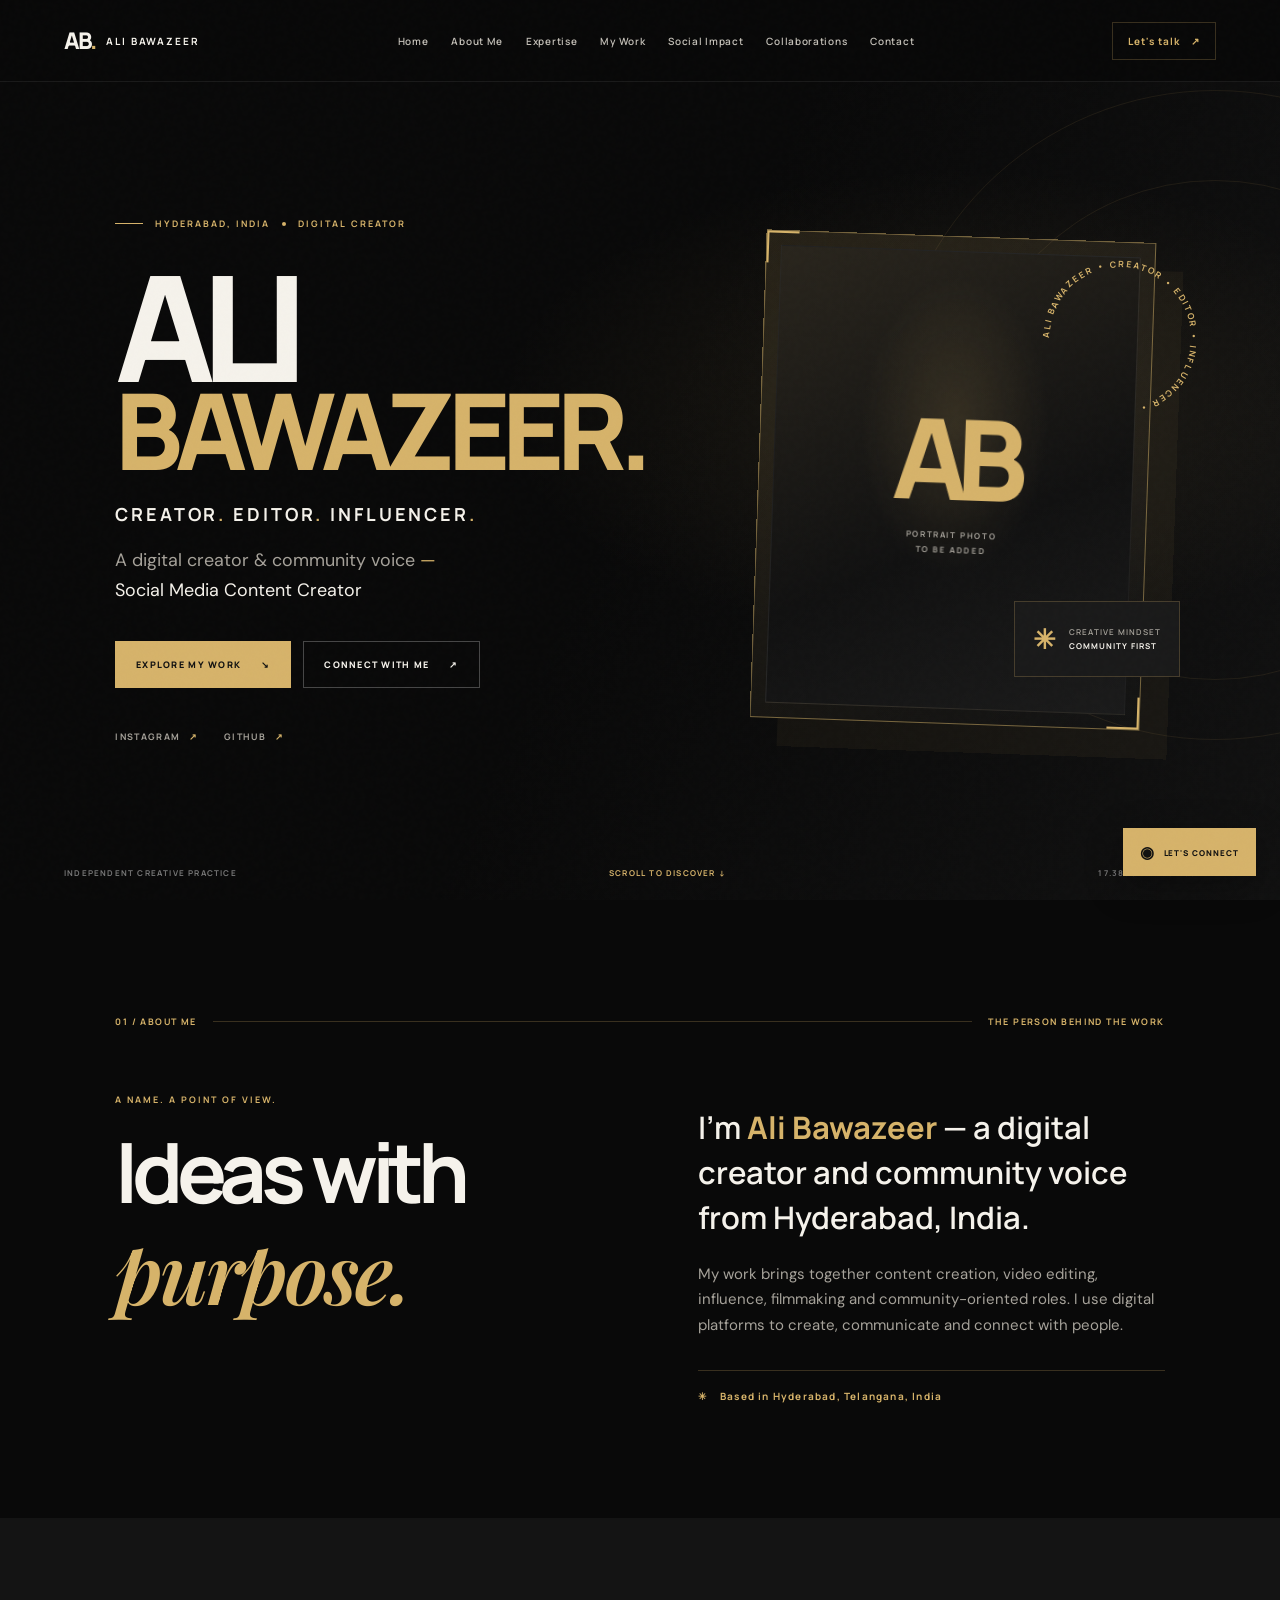
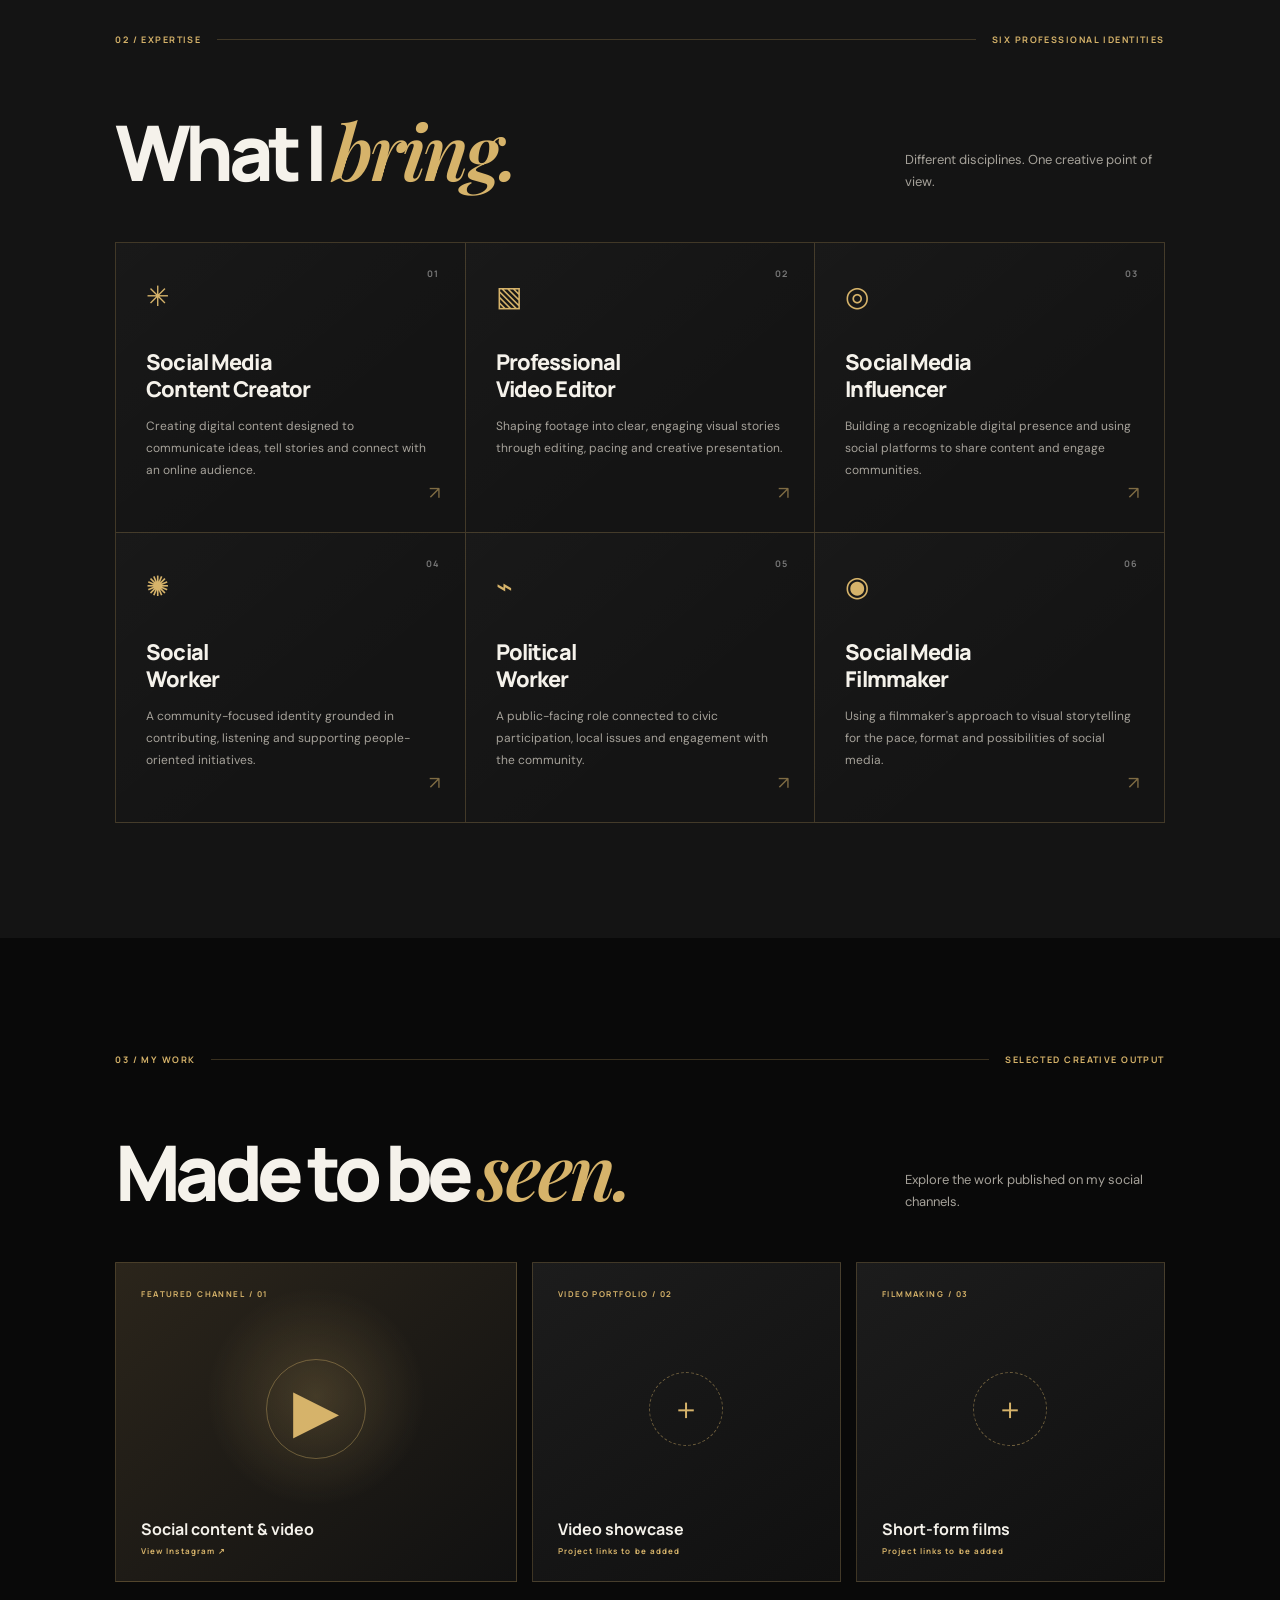
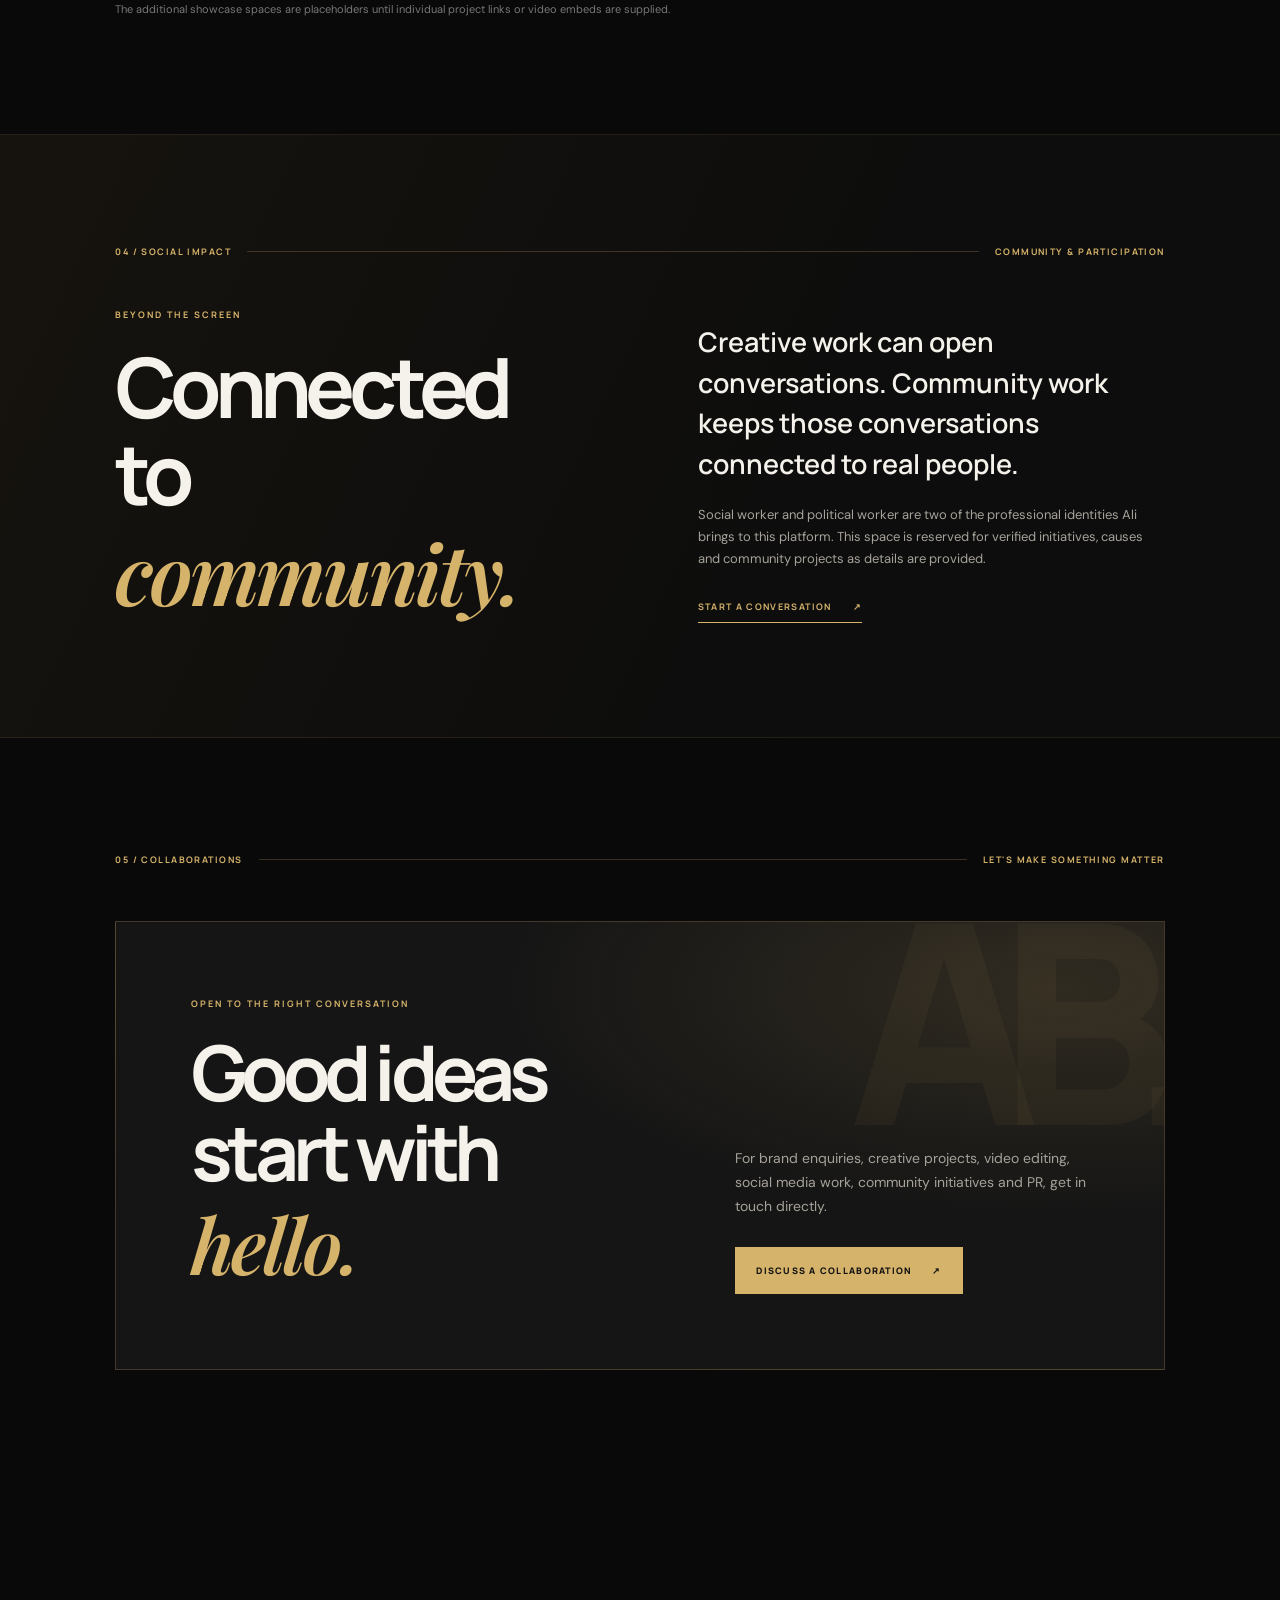
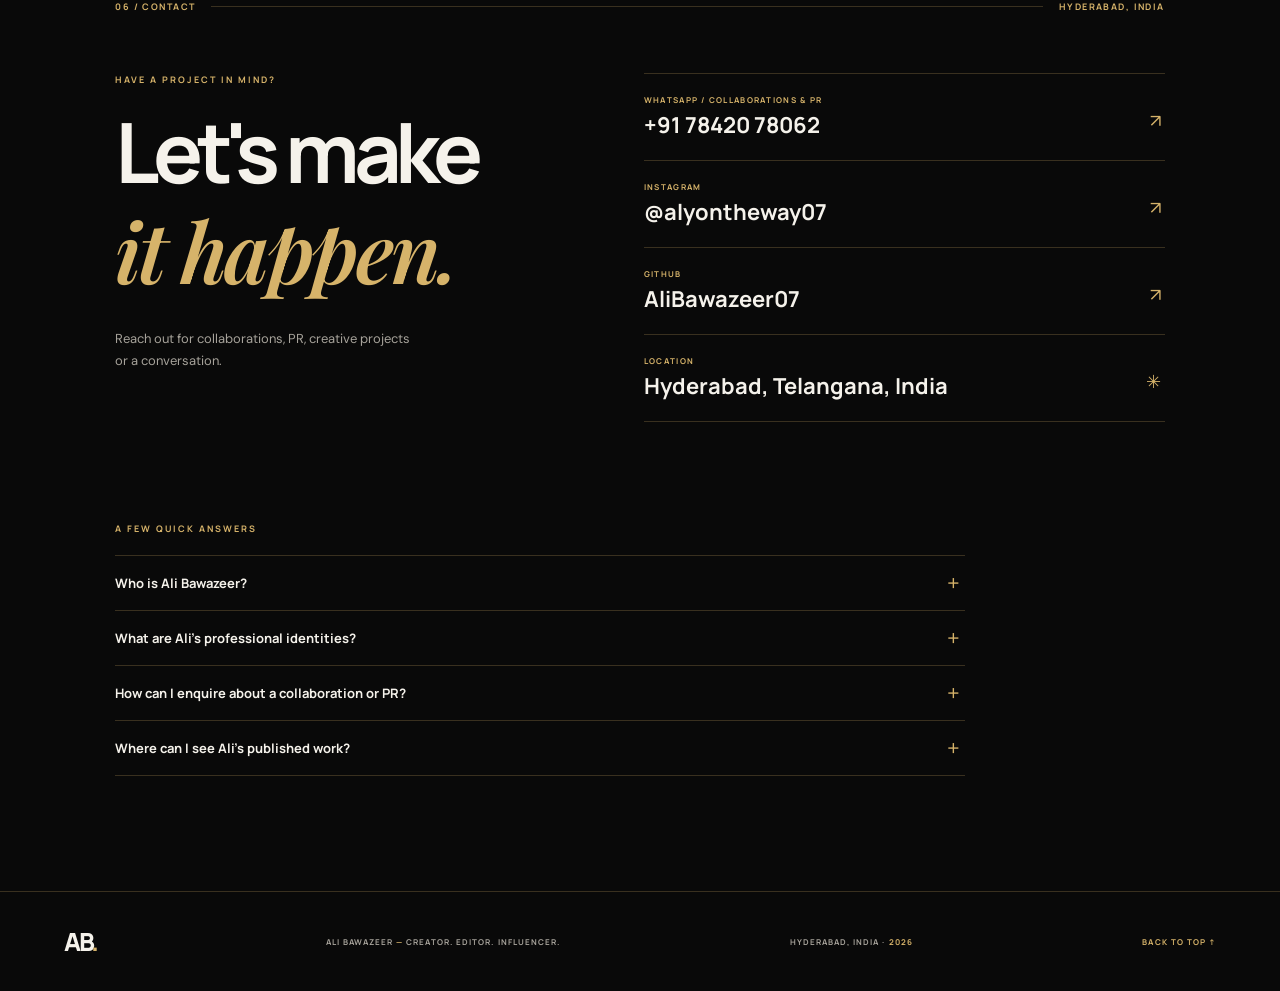
<file: index.html>
<!doctype html>
<html lang="en">
<head>
  <meta charset="utf-8">
  <meta name="viewport" content="width=device-width, initial-scale=1, viewport-fit=cover">
  <title>ALI BAWAZEER | Creator, Video Editor &amp; Influencer in Hyderabad</title>
  <meta name="description" content="ALI BAWAZEER — digital creator and community voice from Hyderabad, India. Social media content creator, professional video editor, influencer, social worker, political worker and filmmaker.">
  <meta name="author" content="Ali Bawazeer">
  <meta name="keywords" content="Ali Bawazeer, ALI BAWAZEER, alyontheway07, Hyderabad creator, video editor Hyderabad, social media influencer India, filmmaker Hyderabad, social worker, political worker">
  <meta name="robots" content="index, follow, max-image-preview:large, max-snippet:-1, max-video-preview:-1">
  <meta name="theme-color" content="#0b0b0b">
  <meta name="geo.region" content="IN-TG">
  <meta name="geo.placename" content="Hyderabad, Telangana, India">
  <meta name="geo.position" content="17.3850;78.4867">
  <meta name="ICBM" content="17.3850, 78.4867">
  <link rel="canonical" href="https://alibawazeer07.github.io/Portfolio/">
  <link rel="alternate" hreflang="en-IN" href="https://alibawazeer07.github.io/Portfolio/">
  <link rel="alternate" hreflang="x-default" href="https://alibawazeer07.github.io/Portfolio/">
  <link rel="icon" href="assets/favicon.svg" type="image/svg+xml">
  <link rel="manifest" href="manifest.webmanifest">
  <meta property="og:type" content="profile">
  <meta property="og:site_name" content="ALI BAWAZEER">
  <meta property="og:title" content="ALI BAWAZEER | Creator. Editor. Influencer.">
  <meta property="og:description" content="A digital creator and community voice from Hyderabad, India. Discover Ali Bawazeer's creative work, expertise and collaborations.">
  <meta property="og:url" content="https://alibawazeer07.github.io/Portfolio/">
  <meta property="og:image" content="https://alibawazeer07.github.io/Portfolio/assets/og-image.svg">
  <meta property="og:image:width" content="1200">
  <meta property="og:image:height" content="630">
  <meta property="og:image:alt" content="ALI BAWAZEER — Creator. Editor. Influencer.">
  <meta property="og:locale" content="en_IN">
  <meta property="profile:first_name" content="Ali">
  <meta property="profile:last_name" content="Bawazeer">
  <meta name="twitter:card" content="summary_large_image">
  <meta name="twitter:title" content="ALI BAWAZEER | Creator. Editor. Influencer.">
  <meta name="twitter:description" content="A digital creator and community voice from Hyderabad, India.">
  <meta name="twitter:image" content="https://alibawazeer07.github.io/Portfolio/assets/og-image.svg">
  <link rel="preconnect" href="https://fonts.googleapis.com">
  <link rel="preconnect" href="https://fonts.gstatic.com" crossorigin>
  <link href="https://fonts.googleapis.com/css2?family=DM+Sans:wght@400;500;600;700&family=Manrope:wght@400;500;600;700;800&family=Playfair+Display:ital,wght@0,600;0,700;1,600&display=swap" rel="stylesheet">
  <link rel="stylesheet" href="css/style.css">
  <script type="application/ld+json">
  {
    "@context":"https://schema.org",
    "@graph":[
      {
        "@type":"Person",
        "@id":"https://alibawazeer07.github.io/Portfolio/#person",
        "name":"Ali Bawazeer",
        "alternateName":["ALI BAWAZEER","alyontheway07"],
        "givenName":"Ali",
        "familyName":"Bawazeer",
        "url":"https://alibawazeer07.github.io/Portfolio/",
        "image":"https://alibawazeer07.github.io/Portfolio/assets/og-image.svg",
        "jobTitle":"Digital Creator, Professional Video Editor and Social Media Influencer",
        "description":"Ali Bawazeer is a digital creator and community voice from Hyderabad, Telangana, India. His professional identities include social media content creator, professional video editor, social media influencer, social worker, political worker and social media filmmaker.",
        "knowsAbout":["Social media content creation","Professional video editing","Social media influencing","Social work","Political work","Social media filmmaking"],
        "address":{"@type":"PostalAddress","addressLocality":"Hyderabad","addressRegion":"Telangana","addressCountry":"IN"},
        "telephone":"+917842078062",
        "sameAs":["https://www.instagram.com/alyontheway07","https://github.com/AliBawazeer07"]
      },
      {
        "@type":"WebSite",
        "@id":"https://alibawazeer07.github.io/Portfolio/#website",
        "url":"https://alibawazeer07.github.io/Portfolio/",
        "name":"ALI BAWAZEER",
        "inLanguage":"en-IN",
        "publisher":{"@id":"https://alibawazeer07.github.io/Portfolio/#person"}
      },
      {
        "@type":"FAQPage",
        "mainEntity":[
          {"@type":"Question","name":"Who is Ali Bawazeer?","acceptedAnswer":{"@type":"Answer","text":"Ali Bawazeer, also known as ALI BAWAZEER, is a digital creator and community voice based in Hyderabad, Telangana, India."}},
          {"@type":"Question","name":"What does Ali Bawazeer do?","acceptedAnswer":{"@type":"Answer","text":"Ali Bawazeer's professional identities include social media content creator, professional video editor, social media influencer, social worker, political worker and social media filmmaker."}},
          {"@type":"Question","name":"Where is Ali Bawazeer based?","acceptedAnswer":{"@type":"Answer","text":"Ali Bawazeer is based in Hyderabad, Telangana, India."}},
          {"@type":"Question","name":"Where can I see Ali Bawazeer's work?","acceptedAnswer":{"@type":"Answer","text":"Visit Ali's Instagram profile at instagram.com/alyontheway07 for his published social media work."}},
          {"@type":"Question","name":"How can I contact Ali Bawazeer for a collaboration?","acceptedAnswer":{"@type":"Answer","text":"Contact Ali on WhatsApp at +91 78420 78062 or through Instagram at @alyontheway07."}}
        ]
      }
    ]
  }
  </script>
</head>
<body>
  <a class="skip-link" href="#main">Skip to content</a>
  <div class="site-noise" aria-hidden="true"></div>
  <header class="site-header">
    <a class="wordmark" href="#home" aria-label="ALI BAWAZEER home"><span class="wordmark-mark">AB<span>.</span></span><span class="wordmark-name">ALI BAWAZEER</span></a>
    <button class="menu-toggle" id="menu-toggle" type="button" aria-expanded="false" aria-controls="primary-nav" aria-label="Open navigation"><span></span><span></span></button>
    <nav class="primary-nav" id="primary-nav" aria-label="Main navigation">
      <a href="#home">Home</a><a href="#about">About Me</a><a href="#expertise">Expertise</a><a href="#work">My Work</a><a href="#impact">Social Impact</a><a href="#collaborations">Collaborations</a><a href="#contact">Contact</a>
    </nav>
    <a class="header-cta" href="https://wa.me/917842078062?text=Hello%20Ali%2C%20I%27d%20like%20to%20connect%20about%20a%20collaboration." target="_blank" rel="noopener">Let's talk <span aria-hidden="true">↗</span></a>
  </header>

  <main id="main">
    <section class="hero" id="home" aria-labelledby="hero-title">
      <div class="hero-orbit orbit-one" aria-hidden="true"></div><div class="hero-orbit orbit-two" aria-hidden="true"></div>
      <div class="hero-copy">
        <p class="eyebrow"><span class="eyebrow-line"></span> HYDERABAD, INDIA <span class="eyebrow-dot"></span> DIGITAL CREATOR</p>
        <h1 id="hero-title"><span class="hero-first">ALI</span><span class="hero-last">BAWAZEER<span class="gold-dot">.</span></span></h1>
        <p class="hero-tagline">CREATOR<span>.</span> EDITOR<span>.</span> INFLUENCER<span>.</span></p>
        <p class="hero-description">A digital creator &amp; community voice<span class="gold-line"> — </span><span class="rotating-role" id="rotating-role" aria-live="polite">Social Media Content Creator</span></p>
        <div class="hero-actions"><a class="button button-gold" href="#work">Explore my work <span aria-hidden="true">↘</span></a><a class="button button-outline" href="#contact">Connect with me <span aria-hidden="true">↗</span></a></div>
        <div class="hero-social"><a href="https://www.instagram.com/alyontheway07" target="_blank" rel="noopener me">INSTAGRAM <span>↗</span></a><a href="https://github.com/AliBawazeer07" target="_blank" rel="noopener me">GITHUB <span>↗</span></a></div>
      </div>
      <div class="hero-visual" aria-label="Portrait placeholder">
        <div class="portrait-frame">
          <div class="portrait-placeholder" role="img" aria-label="Portrait photo placeholder — add an approved portrait of Ali Bawazeer"><span class="portrait-initials">AB</span><span class="portrait-caption">PORTRAIT PHOTO<br>TO BE ADDED</span></div>
          <span class="frame-corner corner-tl"></span><span class="frame-corner corner-br"></span>
        </div>
        <div class="visual-label"><span class="visual-label-mark">✳</span><span>CREATIVE MINDSET<br><b>COMMUNITY FIRST</b></span></div>
        <svg class="visual-ring" viewBox="0 0 220 220" aria-hidden="true"><defs><path id="ring-path" d="M110,110 m-82,0 a82,82 0 1,1 164,0 a82,82 0 1,1 -164,0"/></defs><text><textPath href="#ring-path">ALI BAWAZEER • CREATOR • EDITOR • INFLUENCER • </textPath></text></svg>
      </div>
      <div class="hero-bottom"><span>INDEPENDENT CREATIVE PRACTICE</span><a href="#about">SCROLL TO DISCOVER <span aria-hidden="true">↓</span></a><span>17.3850° N / 78.4867° E</span></div>
    </section>

    <section class="section about-section" id="about">
      <div class="section-kicker reveal"><span>01 / ABOUT ME</span><span class="kicker-rule"></span><span>THE PERSON BEHIND THE WORK</span></div>
      <div class="about-layout">
        <div class="about-heading reveal"><p class="eyebrow">A NAME. A POINT OF VIEW.</p><h2>Ideas with<br><em>purpose.</em></h2></div>
        <div class="about-copy reveal"><p class="about-lead">I'm <strong>Ali Bawazeer</strong> — a digital creator and community voice from Hyderabad, India.</p><p>My work brings together content creation, video editing, influence, filmmaking and community-oriented roles. I use digital platforms to create, communicate and connect with people.</p><p class="about-location"><span class="location-pin" aria-hidden="true">✳</span> Based in Hyderabad, Telangana, India</p></div>
      </div>
    </section>

    <section class="section expertise-section" id="expertise">
      <div class="section-kicker reveal"><span>02 / EXPERTISE</span><span class="kicker-rule"></span><span>SIX PROFESSIONAL IDENTITIES</span></div>
      <div class="section-heading-row reveal"><h2>What I <em>bring.</em></h2><p>Different disciplines. One creative point of view.</p></div>
      <div class="expertise-grid">
        <article class="expertise-card reveal"><span class="card-number">01</span><span class="expertise-icon" aria-hidden="true">✳</span><h3>Social Media<br>Content Creator</h3><p>Creating digital content designed to communicate ideas, tell stories and connect with an online audience.</p><span class="card-arrow" aria-hidden="true">↗</span></article>
        <article class="expertise-card reveal"><span class="card-number">02</span><span class="expertise-icon" aria-hidden="true">▧</span><h3>Professional<br>Video Editor</h3><p>Shaping footage into clear, engaging visual stories through editing, pacing and creative presentation.</p><span class="card-arrow" aria-hidden="true">↗</span></article>
        <article class="expertise-card reveal"><span class="card-number">03</span><span class="expertise-icon" aria-hidden="true">◎</span><h3>Social Media<br>Influencer</h3><p>Building a recognizable digital presence and using social platforms to share content and engage communities.</p><span class="card-arrow" aria-hidden="true">↗</span></article>
        <article class="expertise-card reveal"><span class="card-number">04</span><span class="expertise-icon" aria-hidden="true">✺</span><h3>Social<br>Worker</h3><p>A community-focused identity grounded in contributing, listening and supporting people-oriented initiatives.</p><span class="card-arrow" aria-hidden="true">↗</span></article>
        <article class="expertise-card reveal"><span class="card-number">05</span><span class="expertise-icon" aria-hidden="true">⌁</span><h3>Political<br>Worker</h3><p>A public-facing role connected to civic participation, local issues and engagement with the community.</p><span class="card-arrow" aria-hidden="true">↗</span></article>
        <article class="expertise-card reveal"><span class="card-number">06</span><span class="expertise-icon" aria-hidden="true">◉</span><h3>Social Media<br>Filmmaker</h3><p>Using a filmmaker's approach to visual storytelling for the pace, format and possibilities of social media.</p><span class="card-arrow" aria-hidden="true">↗</span></article>
      </div>
    </section>

    <section class="section work-section" id="work">
      <div class="section-kicker reveal"><span>03 / MY WORK</span><span class="kicker-rule"></span><span>SELECTED CREATIVE OUTPUT</span></div>
      <div class="section-heading-row reveal"><h2>Made to be <em>seen.</em></h2><p>Explore the work published on my social channels.</p></div>
      <div class="work-grid">
        <a class="work-tile work-feature reveal" href="https://www.instagram.com/alyontheway07" target="_blank" rel="noopener me"><span class="work-tile-index">FEATURED CHANNEL / 01</span><span class="work-tile-symbol" aria-hidden="true">▶</span><span class="work-tile-bottom"><b>Social content &amp; video</b><span>View Instagram ↗</span></span></a>
        <div class="work-tile work-placeholder reveal"><span class="work-tile-index">VIDEO PORTFOLIO / 02</span><span class="placeholder-play" aria-hidden="true">＋</span><span class="work-tile-bottom"><b>Video showcase</b><span>Project links to be added</span></span></div>
        <div class="work-tile work-placeholder reveal"><span class="work-tile-index">FILMMAKING / 03</span><span class="placeholder-play" aria-hidden="true">＋</span><span class="work-tile-bottom"><b>Short-form films</b><span>Project links to be added</span></span></div>
      </div>
      <p class="content-note">The additional showcase spaces are placeholders until individual project links or video embeds are supplied.</p>
    </section>

    <section class="impact-section" id="impact">
      <div class="section impact-inner">
        <div class="section-kicker reveal"><span>04 / SOCIAL IMPACT</span><span class="kicker-rule"></span><span>COMMUNITY &amp; PARTICIPATION</span></div>
        <div class="impact-layout"><div class="impact-title reveal"><p class="eyebrow">BEYOND THE SCREEN</p><h2>Connected to<br><em>community.</em></h2></div><div class="impact-copy reveal"><p class="impact-lead">Creative work can open conversations. Community work keeps those conversations connected to real people.</p><p>Social worker and political worker are two of the professional identities Ali brings to this platform. This space is reserved for verified initiatives, causes and community projects as details are provided.</p><a class="text-link" href="#contact">Start a conversation <span>↗</span></a></div></div>
      </div>
    </section>

    <section class="section collab-section" id="collaborations">
      <div class="section-kicker reveal"><span>05 / COLLABORATIONS</span><span class="kicker-rule"></span><span>LET'S MAKE SOMETHING MATTER</span></div>
      <div class="collab-panel reveal"><div><p class="eyebrow">OPEN TO THE RIGHT CONVERSATION</p><h2>Good ideas<br>start with <em>hello.</em></h2></div><div class="collab-copy"><p>For brand enquiries, creative projects, video editing, social media work, community initiatives and PR, get in touch directly.</p><a class="button button-gold" href="https://wa.me/917842078062?text=Hello%20Ali%2C%20I%27d%20like%20to%20discuss%20a%20collaboration%20or%20PR%20enquiry." target="_blank" rel="noopener">Discuss a collaboration <span aria-hidden="true">↗</span></a></div><span class="collab-watermark" aria-hidden="true">AB.</span></div>
    </section>

    <section class="section contact-section" id="contact">
      <div class="section-kicker reveal"><span>06 / CONTACT</span><span class="kicker-rule"></span><span>HYDERABAD, INDIA</span></div>
      <div class="contact-layout"><div class="contact-intro reveal"><p class="eyebrow">HAVE A PROJECT IN MIND?</p><h2>Let's make<br><em>it happen.</em></h2><p>Reach out for collaborations, PR, creative projects or a conversation.</p></div><div class="contact-details reveal">
        <a class="contact-link" href="https://wa.me/917842078062?text=Hello%20Ali%2C%20I%27d%20like%20to%20connect%20about%20a%20collaboration." target="_blank" rel="noopener"><span>WHATSAPP / COLLABORATIONS &amp; PR</span><b>+91 78420 78062</b><i>↗</i></a>
        <a class="contact-link" href="https://www.instagram.com/alyontheway07" target="_blank" rel="noopener me"><span>INSTAGRAM</span><b>@alyontheway07</b><i>↗</i></a>
        <a class="contact-link" href="https://github.com/AliBawazeer07" target="_blank" rel="noopener me"><span>GITHUB</span><b>AliBawazeer07</b><i>↗</i></a>
        <div class="contact-link contact-static"><span>LOCATION</span><b>Hyderabad, Telangana, India</b><i aria-hidden="true">✳</i></div>
      </div></div>
      <div class="faq-block reveal"><p class="eyebrow">A FEW QUICK ANSWERS</p><details><summary>Who is Ali Bawazeer?</summary><p>Ali Bawazeer is a digital creator and community voice based in Hyderabad, Telangana, India.</p></details><details><summary>What are Ali's professional identities?</summary><p>Social Media Content Creator, Professional Video Editor, Social Media Influencer, Social Worker, Political Worker and Social Media Filmmaker.</p></details><details><summary>How can I enquire about a collaboration or PR?</summary><p>Send a WhatsApp message to +91 78420 78062 or contact Ali through Instagram at @alyontheway07.</p></details><details><summary>Where can I see Ali's published work?</summary><p>Visit the Instagram profile at instagram.com/alyontheway07. Additional project links will be added as they are supplied.</p></details></div>
    </section>
  </main>

  <footer class="site-footer"><a class="footer-mark" href="#home">AB<span>.</span></a><p>ALI BAWAZEER <span>—</span> CREATOR. EDITOR. INFLUENCER.</p><p>HYDERABAD, INDIA · <span id="year">2026</span></p><a class="back-top" href="#home">BACK TO TOP ↑</a></footer>
  <a class="floating-wa" href="https://wa.me/917842078062?text=Hello%20Ali%2C%20I%27d%20like%20to%20connect%20about%20a%20collaboration." target="_blank" rel="noopener" aria-label="Chat with Ali on WhatsApp"><span aria-hidden="true">◉</span><span>LET'S CONNECT</span></a>
  <script src="js/main.js" defer></script>
</body>
</html>
</file>
<file: css/style.css>
:root{--black:#090909;--charcoal:#141414;--panel:#1b1b1b;--gold:#d6b36a;--gold-bright:#f0d18a;--white:#f5f2eb;--muted:#a6a29a;--line:rgba(214,179,106,.23);--display:"Manrope",Arial,sans-serif;--body:"DM Sans",Arial,sans-serif;--serif:"Playfair Display",Georgia,serif;--ease:cubic-bezier(.2,.75,.25,1);color-scheme:dark}
*{box-sizing:border-box;margin:0}
html{scroll-behavior:smooth;scroll-padding-top:90px;-webkit-text-size-adjust:100%;background:var(--black)}
body{background:var(--black);color:var(--white);font:400 16px/1.7 var(--body);overflow-x:hidden}
a{color:inherit}button{font:inherit}svg{display:block}
::selection{background:var(--gold);color:var(--black)}
:focus-visible{outline:2px solid var(--gold-bright);outline-offset:5px}
.skip-link{position:absolute;top:10px;left:-999px;z-index:200;background:var(--gold);color:#090909;padding:10px 16px}.skip-link:focus{left:10px}
.site-noise{position:fixed;inset:0;pointer-events:none;z-index:100;opacity:.035;background-image:url("data:image/svg+xml,%3Csvg viewBox='0 0 180 180' xmlns='http://www.w3.org/2000/svg'%3E%3Cfilter id='n'%3E%3CfeTurbulence type='fractalNoise' baseFrequency='.9' numOctaves='3' stitchTiles='stitch'/%3E%3C/filter%3E%3Crect width='100%25' height='100%25' filter='url(%23n)' opacity='.45'/%3E%3C/svg%3E")}
.site-header{height:82px;padding:0 clamp(20px,5vw,76px);position:fixed;inset:0 0 auto;z-index:80;display:flex;align-items:center;justify-content:space-between;gap:24px;background:rgba(9,9,9,.88);backdrop-filter:blur(18px);border-bottom:1px solid rgba(255,255,255,.07)}
.wordmark{display:flex;align-items:center;gap:11px;text-decoration:none;white-space:nowrap}.wordmark-mark{font:800 23px/1 var(--display);letter-spacing:-2px;color:var(--white)}.wordmark-mark span,.footer-mark span{color:var(--gold)}.wordmark-name{font:700 10px var(--display);letter-spacing:.19em}
.primary-nav{display:flex;align-items:center;gap:clamp(12px,1.8vw,27px)}.primary-nav a{font:600 10px var(--display);letter-spacing:.07em;text-decoration:none;color:#c4c0b8;transition:color .2s}.primary-nav a:hover{color:var(--gold)}
.header-cta{font:700 10px var(--display);letter-spacing:.1em;text-decoration:none;color:var(--gold);border:1px solid var(--line);padding:11px 15px;white-space:nowrap}.header-cta span{margin-left:8px}
.menu-toggle{display:none;background:none;border:1px solid var(--line);width:42px;height:40px;padding:10px;cursor:pointer}.menu-toggle span{height:1px;background:var(--gold);display:block;margin:5px 0}
.hero{min-height:790px;min-height:100svh;padding:145px clamp(22px,9vw,140px) 85px;position:relative;display:grid;grid-template-columns:1.15fr .85fr;align-items:center;gap:4vw;overflow:hidden;background:radial-gradient(ellipse at 75% 45%,rgba(214,179,106,.09),transparent 34%),linear-gradient(115deg,#090909 50%,#111 100%)}
.hero-copy{position:relative;z-index:3;max-width:850px}.eyebrow{font:700 9px var(--display);letter-spacing:.22em;color:var(--gold);display:flex;align-items:center;gap:12px}.eyebrow-line{display:inline-block;width:28px;height:1px;background:var(--gold)}.eyebrow-dot{width:4px;height:4px;background:var(--gold);border-radius:50%}
.hero h1{font:800 clamp(76px,11.5vw,174px)/.82 var(--display);letter-spacing:-.105em;margin:36px 0 28px}.hero-first,.hero-last{display:block;overflow:hidden;animation:hero-rise .9s var(--ease) both}.hero-last{font-size:.72em;letter-spacing:-.08em;color:var(--gold);animation-delay:.14s}.gold-dot,.hero-tagline span{color:var(--gold)}
@keyframes hero-rise{from{opacity:0;transform:translateY(45px)}to{opacity:1;transform:none}}
.hero-tagline{font:700 clamp(12px,1.5vw,18px) var(--display);letter-spacing:.16em;animation:fade-up .8s .3s both}.hero-description{margin-top:19px;color:var(--muted);font-size:clamp(14px,1.4vw,18px);max-width:520px;animation:fade-up .8s .4s both}.gold-line{color:var(--gold)}.rotating-role{color:var(--white);display:inline-block;min-width:220px}
@keyframes fade-up{from{opacity:0;transform:translateY(15px)}to{opacity:1;transform:none}}
.hero-actions{display:flex;flex-wrap:wrap;gap:12px;margin-top:35px;animation:fade-up .8s .5s both}.button{display:inline-flex;align-items:center;gap:20px;text-decoration:none;text-transform:uppercase;font:800 9px var(--display);letter-spacing:.14em;padding:16px 20px;transition:transform .25s,background .25s,border-color .25s}.button:hover{transform:translateY(-3px)}.button-gold{background:var(--gold);color:#111;border:1px solid var(--gold)}.button-gold:hover{background:var(--gold-bright)}.button-outline{border:1px solid rgba(255,255,255,.25);color:var(--white)}.button-outline:hover{border-color:var(--gold);color:var(--gold)}
.hero-social{display:flex;gap:26px;margin-top:42px}.hero-social a{font:700 9px var(--display);letter-spacing:.15em;color:var(--muted);text-decoration:none}.hero-social span{color:var(--gold);margin-left:5px}
.hero-visual{min-height:510px;display:flex;align-items:center;justify-content:center;position:relative}.portrait-frame{width:min(100%,390px);aspect-ratio:4/5;position:relative;padding:14px;border:1px solid rgba(214,179,106,.48);background:linear-gradient(145deg,rgba(214,179,106,.12),rgba(255,255,255,.015));transform:rotate(2deg);box-shadow:28px 28px 0 rgba(214,179,106,.045);animation:portrait-in 1s .25s both}
@keyframes portrait-in{from{opacity:0;transform:translateY(30px) rotate(5deg)}to{opacity:1;transform:rotate(2deg)}}
.portrait-placeholder{height:100%;background:radial-gradient(ellipse at 50% 38%,rgba(214,179,106,.15),transparent 37%),linear-gradient(155deg,#29251d,#111 60%,#1b1b1b);display:flex;flex-direction:column;align-items:center;justify-content:center;gap:14px;border:1px solid rgba(255,255,255,.05);color:var(--gold)}.portrait-initials{font:800 clamp(70px,9vw,112px)/1 var(--display);letter-spacing:-.12em}.portrait-caption{text-align:center;font:700 8px/1.8 var(--display);letter-spacing:.2em;color:var(--muted)}
.frame-corner{position:absolute;width:32px;height:32px;border-color:var(--gold);border-style:solid}.corner-tl{top:0;left:0;border-width:2px 0 0 2px}.corner-br{bottom:0;right:0;border-width:0 2px 2px 0}
.visual-label{position:absolute;right:-15px;bottom:58px;display:flex;gap:12px;align-items:center;padding:14px 18px;background:#1a1a1a;border:1px solid var(--line);font:600 8px/1.7 var(--display);letter-spacing:.12em;color:var(--muted)}.visual-label b{color:var(--white)}.visual-label-mark{font-size:27px;color:var(--gold)}
.visual-ring{position:absolute;width:190px;right:-50px;top:18px;animation:spin 28s linear infinite}.visual-ring text{fill:var(--gold);font:700 10px var(--display);letter-spacing:2.4px}@keyframes spin{to{transform:rotate(360deg)}}
.hero-orbit{position:absolute;border:1px solid rgba(214,179,106,.09);border-radius:50%;pointer-events:none}.orbit-one{width:650px;height:650px;right:-260px;top:10%}.orbit-two{width:500px;height:500px;right:-185px;top:20%}
.hero-bottom{position:absolute;left:clamp(22px,5vw,76px);right:clamp(22px,5vw,76px);bottom:22px;display:flex;justify-content:space-between;gap:20px;font:700 8px var(--display);letter-spacing:.15em;color:#777}.hero-bottom a{text-decoration:none;color:var(--gold)}
.section{max-width:1440px;margin:0 auto;padding:115px clamp(22px,9vw,140px)}
.section-kicker{display:flex;align-items:center;gap:16px;color:var(--gold);font:700 9px var(--display);letter-spacing:.16em}.kicker-rule{height:1px;flex:1;background:var(--line)}
.about-layout,.impact-layout{display:grid;grid-template-columns:1fr 1fr;gap:9vw;margin-top:65px}.about-heading h2,.impact-title h2,.collab-panel h2,.contact-intro h2{font:700 clamp(48px,6.5vw,88px)/1.04 var(--display);letter-spacing:-.075em;margin-top:22px}.about-heading h2 em,.impact-title h2 em,.collab-panel h2 em,.contact-intro h2 em,.section-heading-row h2 em{font:600 italic 1em var(--serif);color:var(--gold);letter-spacing:-.04em}
.about-copy{padding-top:12px;max-width:560px}.about-lead{font:600 clamp(21px,2.5vw,31px)/1.45 var(--display);color:var(--white);margin-bottom:22px}.about-lead strong{color:var(--gold)}.about-copy>p:not(.about-lead){color:var(--muted);font-size:15px}.about-location{margin-top:32px!important;padding-top:18px;border-top:1px solid var(--line);font:700 10px var(--display)!important;letter-spacing:.12em;color:var(--gold)!important}.location-pin{margin-right:10px}
.expertise-section{max-width:none;background:var(--charcoal)}.expertise-section>.section-kicker,.expertise-section>.section-heading-row,.expertise-grid{max-width:1160px;margin-left:auto;margin-right:auto}.section-heading-row{display:flex;justify-content:space-between;align-items:end;gap:25px;margin-top:52px;margin-bottom:42px}.section-heading-row h2{font:800 clamp(44px,6vw,78px)/1 var(--display);letter-spacing:-.075em}.section-heading-row>p{color:var(--muted);font-size:13px;max-width:260px;margin-bottom:7px}
.expertise-grid{display:grid;grid-template-columns:repeat(3,1fr);border-top:1px solid var(--line);border-left:1px solid var(--line)}.expertise-card{position:relative;min-height:290px;padding:30px 30px 34px;border-right:1px solid var(--line);border-bottom:1px solid var(--line);background:linear-gradient(140deg,rgba(255,255,255,.018),transparent 65%);transition:background .35s,transform .35s}.expertise-card:hover{background:linear-gradient(140deg,rgba(214,179,106,.11),transparent 75%);transform:translateY(-4px)}.card-number{position:absolute;top:24px;right:26px;font:700 9px var(--display);color:#777;letter-spacing:.1em}.expertise-icon{display:block;font-size:28px;color:var(--gold);margin-bottom:28px}.expertise-card h3{font:800 clamp(18px,1.7vw,23px)/1.25 var(--display);letter-spacing:-.04em;margin-bottom:13px}.expertise-card p{max-width:310px;color:var(--muted);font-size:12px;line-height:1.8}.card-arrow{position:absolute;bottom:24px;right:25px;color:var(--gold);font-size:18px;opacity:.55;transition:opacity .25s,transform .25s}.expertise-card:hover .card-arrow{opacity:1;transform:translate(3px,-3px)}
.work-grid{display:grid;grid-template-columns:1.3fr 1fr 1fr;gap:15px}.work-tile{min-height:320px;position:relative;display:flex;flex-direction:column;justify-content:space-between;overflow:hidden;padding:25px;text-decoration:none;border:1px solid var(--line);background:radial-gradient(circle at 50% 42%,rgba(214,179,106,.14),transparent 35%),linear-gradient(140deg,#242019,#111)}.work-feature{background:radial-gradient(circle at 50% 42%,rgba(214,179,106,.2),transparent 40%),linear-gradient(140deg,#2b251b,#111)}.work-tile-index{font:700 8px var(--display);letter-spacing:.18em;color:var(--gold)}.work-tile-symbol{align-self:center;font-size:60px;color:var(--gold);width:100px;height:100px;display:grid;place-items:center;border:1px solid rgba(214,179,106,.38);border-radius:50%;transition:transform .4s}.work-feature:hover .work-tile-symbol{transform:scale(1.1)}.placeholder-play{align-self:center;width:74px;height:74px;border:1px dashed rgba(214,179,106,.45);border-radius:50%;display:grid;place-items:center;font-size:30px;color:var(--gold)}.work-tile-bottom{display:flex;flex-direction:column;gap:5px}.work-tile-bottom b{font:700 16px var(--display)}.work-tile-bottom>span{font:700 8px var(--display);letter-spacing:.13em;color:var(--gold)}.work-placeholder{background:linear-gradient(145deg,#1c1c1c,#101010)}.content-note{margin-top:18px;color:#777;font-size:11px}
.impact-section{background:linear-gradient(115deg,#16130e,#0d0d0d 65%);border-block:1px solid rgba(214,179,106,.1)}.impact-inner{padding-top:110px;padding-bottom:110px}.impact-layout{margin-top:50px}.impact-copy{padding-top:14px;max-width:550px}.impact-lead{font:600 clamp(20px,2.2vw,27px)/1.5 var(--display);margin-bottom:20px}.impact-copy>p:not(.impact-lead){color:var(--muted);font-size:13px}.text-link{display:inline-block;margin-top:30px;color:var(--gold);font:700 9px var(--display);letter-spacing:.15em;text-decoration:none;text-transform:uppercase;border-bottom:1px solid var(--gold);padding-bottom:9px}.text-link span{margin-left:18px}
.collab-panel{position:relative;overflow:hidden;margin-top:55px;padding:clamp(35px,6vw,75px);display:grid;grid-template-columns:1fr .8fr;gap:8vw;align-items:end;border:1px solid var(--line);background:radial-gradient(ellipse at 90% 15%,rgba(214,179,106,.14),transparent 42%),#151515}.collab-panel h2{font-size:clamp(45px,6vw,78px)}.collab-copy{position:relative;z-index:2}.collab-copy p{max-width:390px;color:var(--muted);font-size:14px;margin-bottom:28px}.collab-watermark{position:absolute;right:-10px;top:-95px;font:800 280px var(--display);letter-spacing:-.15em;color:rgba(214,179,106,.045);pointer-events:none}
.contact-layout{display:grid;grid-template-columns:.9fr 1.1fr;gap:8vw;margin-top:60px}.contact-intro>p:last-child{margin-top:23px;color:var(--muted);font-size:13px;max-width:300px}.contact-details{border-top:1px solid var(--line)}.contact-link{position:relative;display:flex;flex-direction:column;gap:5px;padding:20px 40px 20px 0;border-bottom:1px solid var(--line);text-decoration:none}.contact-link>span{font:700 8px var(--display);letter-spacing:.16em;color:var(--gold)}.contact-link>b{font:700 clamp(16px,2vw,22px) var(--display)}.contact-link>i{position:absolute;right:4px;top:32px;font-style:normal;color:var(--gold);font-size:18px}.contact-link:not(.contact-static):hover>b{color:var(--gold)}.contact-static{cursor:default}
.faq-block{margin-top:100px;max-width:850px}.faq-block>.eyebrow{margin-bottom:20px}.faq-block details{border-top:1px solid var(--line)}.faq-block details:last-child{border-bottom:1px solid var(--line)}.faq-block summary{list-style:none;cursor:pointer;padding:18px 40px 18px 0;font:700 13px var(--display);position:relative}.faq-block summary::-webkit-details-marker{display:none}.faq-block summary:after{content:"+";position:absolute;right:5px;top:12px;font-size:22px;color:var(--gold);font-weight:400}.faq-block details[open] summary:after{content:"−"}.faq-block details p{padding:0 40px 20px 0;color:var(--muted);font-size:12px;max-width:650px}
.site-footer{min-height:100px;border-top:1px solid var(--line);padding:28px clamp(22px,5vw,76px);display:flex;align-items:center;justify-content:space-between;gap:20px;flex-wrap:wrap}.footer-mark{font:800 25px var(--display);letter-spacing:-.1em;text-decoration:none}.site-footer p,.back-top{font:700 8px var(--display);letter-spacing:.13em;color:var(--muted);text-decoration:none}.site-footer p span{color:var(--gold)}.back-top{color:var(--gold)}
.floating-wa{position:fixed;z-index:70;right:24px;bottom:24px;display:flex;align-items:center;gap:9px;padding:13px 17px;background:var(--gold);color:#111;text-decoration:none;font:800 8px var(--display);letter-spacing:.12em;box-shadow:0 10px 35px rgba(0,0,0,.35);transition:transform .25s}.floating-wa:hover{transform:translateY(-4px)}.floating-wa span:first-child{font-size:16px}
.js .reveal{opacity:0;transform:translateY(22px);transition:opacity .7s var(--ease),transform .7s var(--ease)}.js .reveal.is-visible{opacity:1;transform:none}
@media(max-width:1100px){.site-header{gap:14px}.primary-nav{gap:11px}.primary-nav a{font-size:9px}.hero{padding-left:6vw;padding-right:6vw}.hero h1{font-size:clamp(74px,10vw,130px)}.hero-visual{min-height:420px}.portrait-frame{max-width:330px}}
@media(max-width:850px){.site-header{height:72px}.menu-toggle{display:block;margin-left:auto}.header-cta{display:none}.primary-nav{display:none;position:absolute;top:72px;left:0;right:0;padding:18px 24px 25px;background:#101010;border-bottom:1px solid var(--line);flex-direction:column;align-items:flex-start;gap:0}.primary-nav.is-open{display:flex}.primary-nav a{width:100%;padding:12px 0;font-size:11px;border-bottom:1px solid rgba(255,255,255,.06)}.hero{grid-template-columns:1fr .72fr;min-height:760px;padding-top:130px}.hero h1{font-size:clamp(68px,10vw,100px)}.hero-visual{min-height:360px}.portrait-frame{max-width:280px}.visual-ring{width:140px;right:-30px}.visual-label{right:-12px;bottom:30px}.section{padding-top:85px;padding-bottom:85px}.expertise-card{padding:24px;min-height:275px}.work-grid{grid-template-columns:1fr 1fr}.work-feature{grid-column:span 2;min-height:260px}}
@media(max-width:600px){.hero{display:flex;flex-direction:column;align-items:stretch;justify-content:center;gap:34px;padding:125px 22px 90px;min-height:auto}.hero h1{font-size:clamp(67px,16vw,100px);margin:32px 0 22px}.hero-last{font-size:.75em}.hero-description{font-size:14px}.rotating-role{min-width:0}.hero-visual{min-height:380px;width:100%;max-width:390px;margin:0 auto}.portrait-frame{width:72%;max-width:270px}.visual-ring{right:0;top:5px}.visual-label{right:0;bottom:35px}.hero-bottom{font-size:7px;gap:10px}.hero-bottom span:first-child{display:none}.hero-bottom a{margin-right:auto}.about-layout,.impact-layout,.contact-layout{grid-template-columns:1fr;gap:32px;margin-top:40px}.about-heading h2,.impact-title h2,.contact-intro h2{font-size:58px}.section-heading-row{display:block;margin-top:38px}.section-heading-row>p{margin-top:15px}.expertise-grid{grid-template-columns:1fr 1fr}.expertise-card{min-height:255px;padding:21px 17px}.expertise-card h3{font-size:17px}.expertise-card p{font-size:11px}.card-number{top:17px;right:16px}.expertise-icon{margin-bottom:23px}.work-grid{grid-template-columns:1fr}.work-feature{grid-column:auto}.work-tile{min-height:245px}.collab-panel{grid-template-columns:1fr;gap:30px;padding:32px 25px}.collab-panel h2{font-size:58px}.contact-layout{gap:35px}.faq-block{margin-top:70px}.site-footer{justify-content:flex-start}.site-footer p{width:100%;order:2}.back-top{margin-left:auto}.floating-wa{right:14px;bottom:14px;padding:12px}.floating-wa span:last-child{display:none}}
@media(max-width:370px){.expertise-grid{grid-template-columns:1fr}.expertise-card{min-height:230px}.hero h1{font-size:62px}}
@media(prefers-reduced-motion:reduce){*,*::before,*::after{scroll-behavior:auto!important;animation-duration:.01ms!important;animation-iteration-count:1!important;animation-delay:0ms!important;transition-duration:.01ms!important}.js .reveal{opacity:1;transform:none}}
</file>
